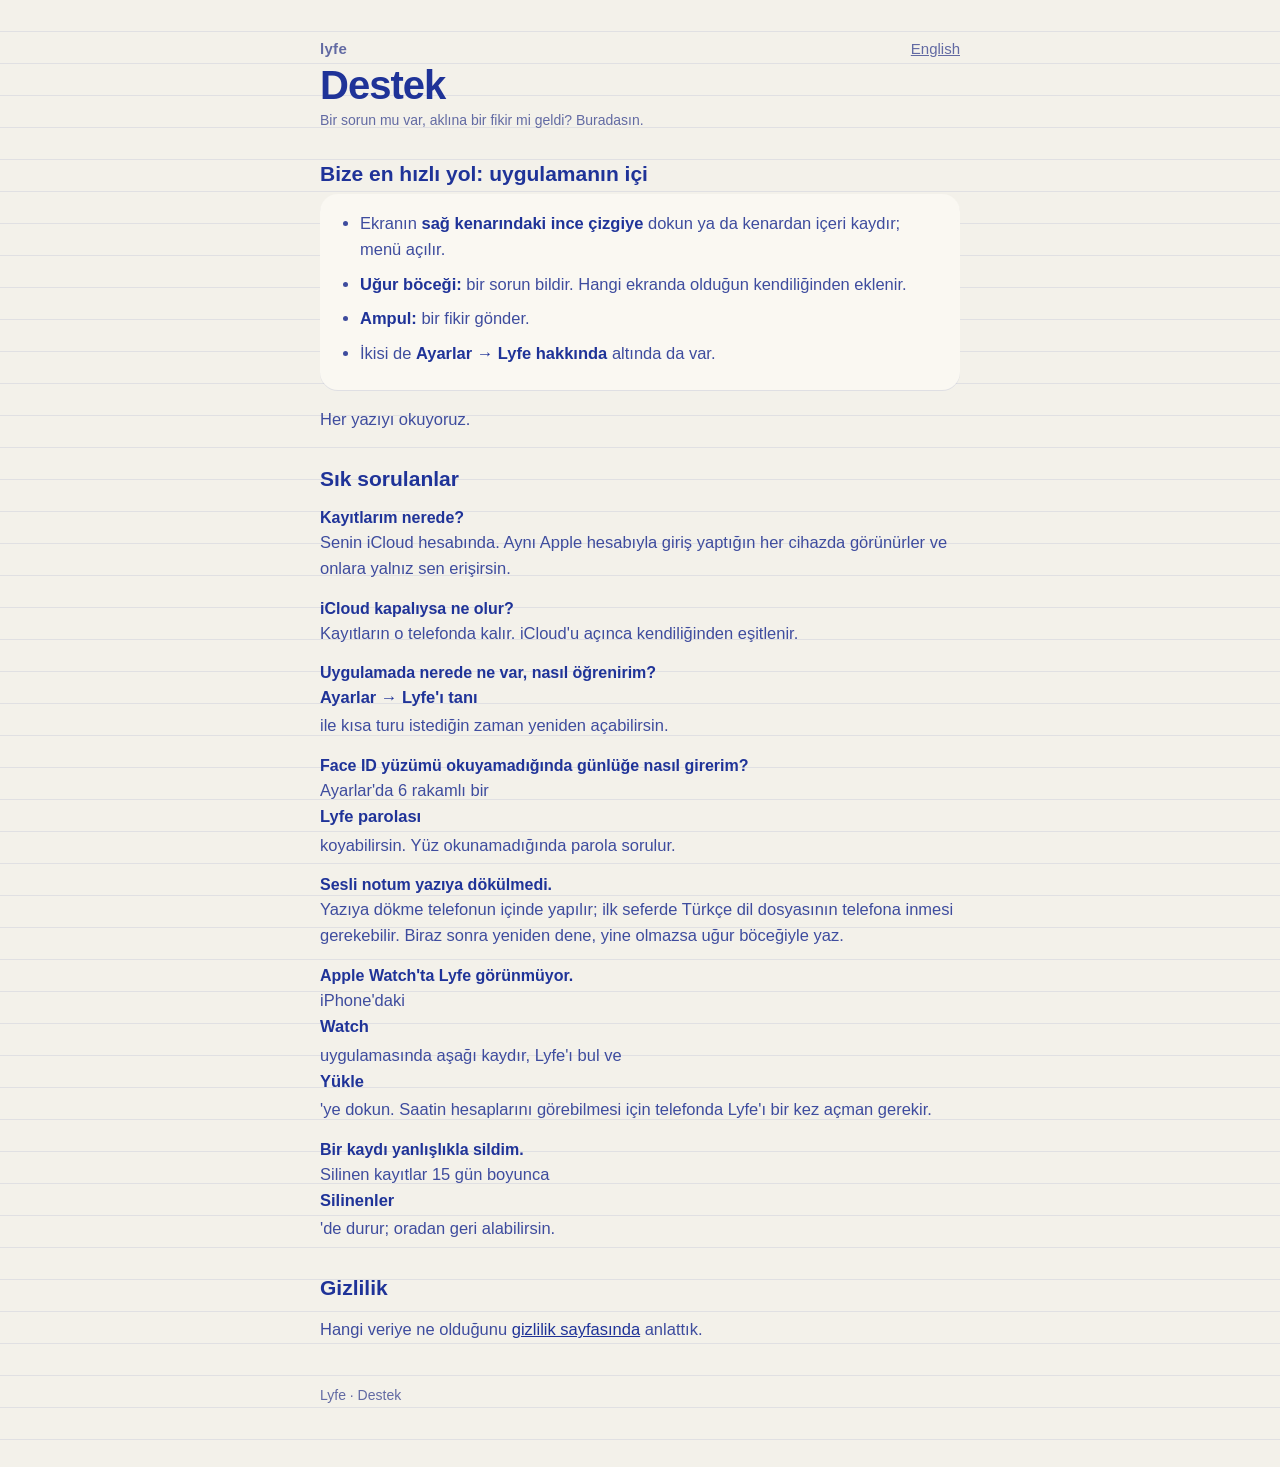
<file: destek/index.html>
<!doctype html>
<html lang="tr">
<head>
<meta charset="utf-8">
<meta name="viewport" content="width=device-width,initial-scale=1,viewport-fit=cover">
<title>Lyfe · Destek</title>
<meta name="description" content="Lyfe için yardım ve sık sorulanlar.">
<link rel="stylesheet" href="../style.css">
</head>
<body>
<main>
<nav><a class="mark" href="../">lyfe</a><a class="lang" href="../en/support/" lang="en">English</a></nav>
<h1>Destek</h1>
<div class="date">Bir sorun mu var, aklına bir fikir mi geldi? Buradasın.</div>

<h2>Bize en hızlı yol: uygulamanın içi</h2>
<div class="lead"><ul>
<li>Ekranın <b>sağ kenarındaki ince çizgiye</b> dokun ya da kenardan içeri kaydır; menü açılır.</li>
<li><b>Uğur böceği:</b> bir sorun bildir. Hangi ekranda olduğun kendiliğinden eklenir.</li>
<li><b>Ampul:</b> bir fikir gönder.</li>
<li>İkisi de <b>Ayarlar → Lyfe hakkında</b> altında da var.</li>
</ul></div>
<p>Her yazıyı okuyoruz.</p>

<h2>Sık sorulanlar</h2>
<div class="q"><b>Kayıtlarım nerede?</b><p>Senin iCloud hesabında. Aynı Apple hesabıyla giriş yaptığın her cihazda görünürler ve onlara yalnız sen erişirsin.</p></div>
<div class="q"><b>iCloud kapalıysa ne olur?</b><p>Kayıtların o telefonda kalır. iCloud'u açınca kendiliğinden eşitlenir.</p></div>
<div class="q"><b>Uygulamada nerede ne var, nasıl öğrenirim?</b><p><b>Ayarlar → Lyfe'ı tanı</b> ile kısa turu istediğin zaman yeniden açabilirsin.</p></div>
<div class="q"><b>Face ID yüzümü okuyamadığında günlüğe nasıl girerim?</b><p>Ayarlar'da 6 rakamlı bir <b>Lyfe parolası</b> koyabilirsin. Yüz okunamadığında parola sorulur.</p></div>
<div class="q"><b>Sesli notum yazıya dökülmedi.</b><p>Yazıya dökme telefonun içinde yapılır; ilk seferde Türkçe dil dosyasının telefona inmesi gerekebilir. Biraz sonra yeniden dene, yine olmazsa uğur böceğiyle yaz.</p></div>
<div class="q"><b>Apple Watch'ta Lyfe görünmüyor.</b><p>iPhone'daki <b>Watch</b> uygulamasında aşağı kaydır, Lyfe'ı bul ve <b>Yükle</b>'ye dokun. Saatin hesaplarını görebilmesi için telefonda Lyfe'ı bir kez açman gerekir.</p></div>
<div class="q"><b>Bir kaydı yanlışlıkla sildim.</b><p>Silinen kayıtlar 15 gün boyunca <b>Silinenler</b>'de durur; oradan geri alabilirsin.</p></div>

<h2>Gizlilik</h2>
<p>Hangi veriye ne olduğunu <a href="../gizlilik/">gizlilik sayfasında</a> anlattık.</p>
<footer>Lyfe · Destek</footer>
</main>
</body>
</html>
</file>
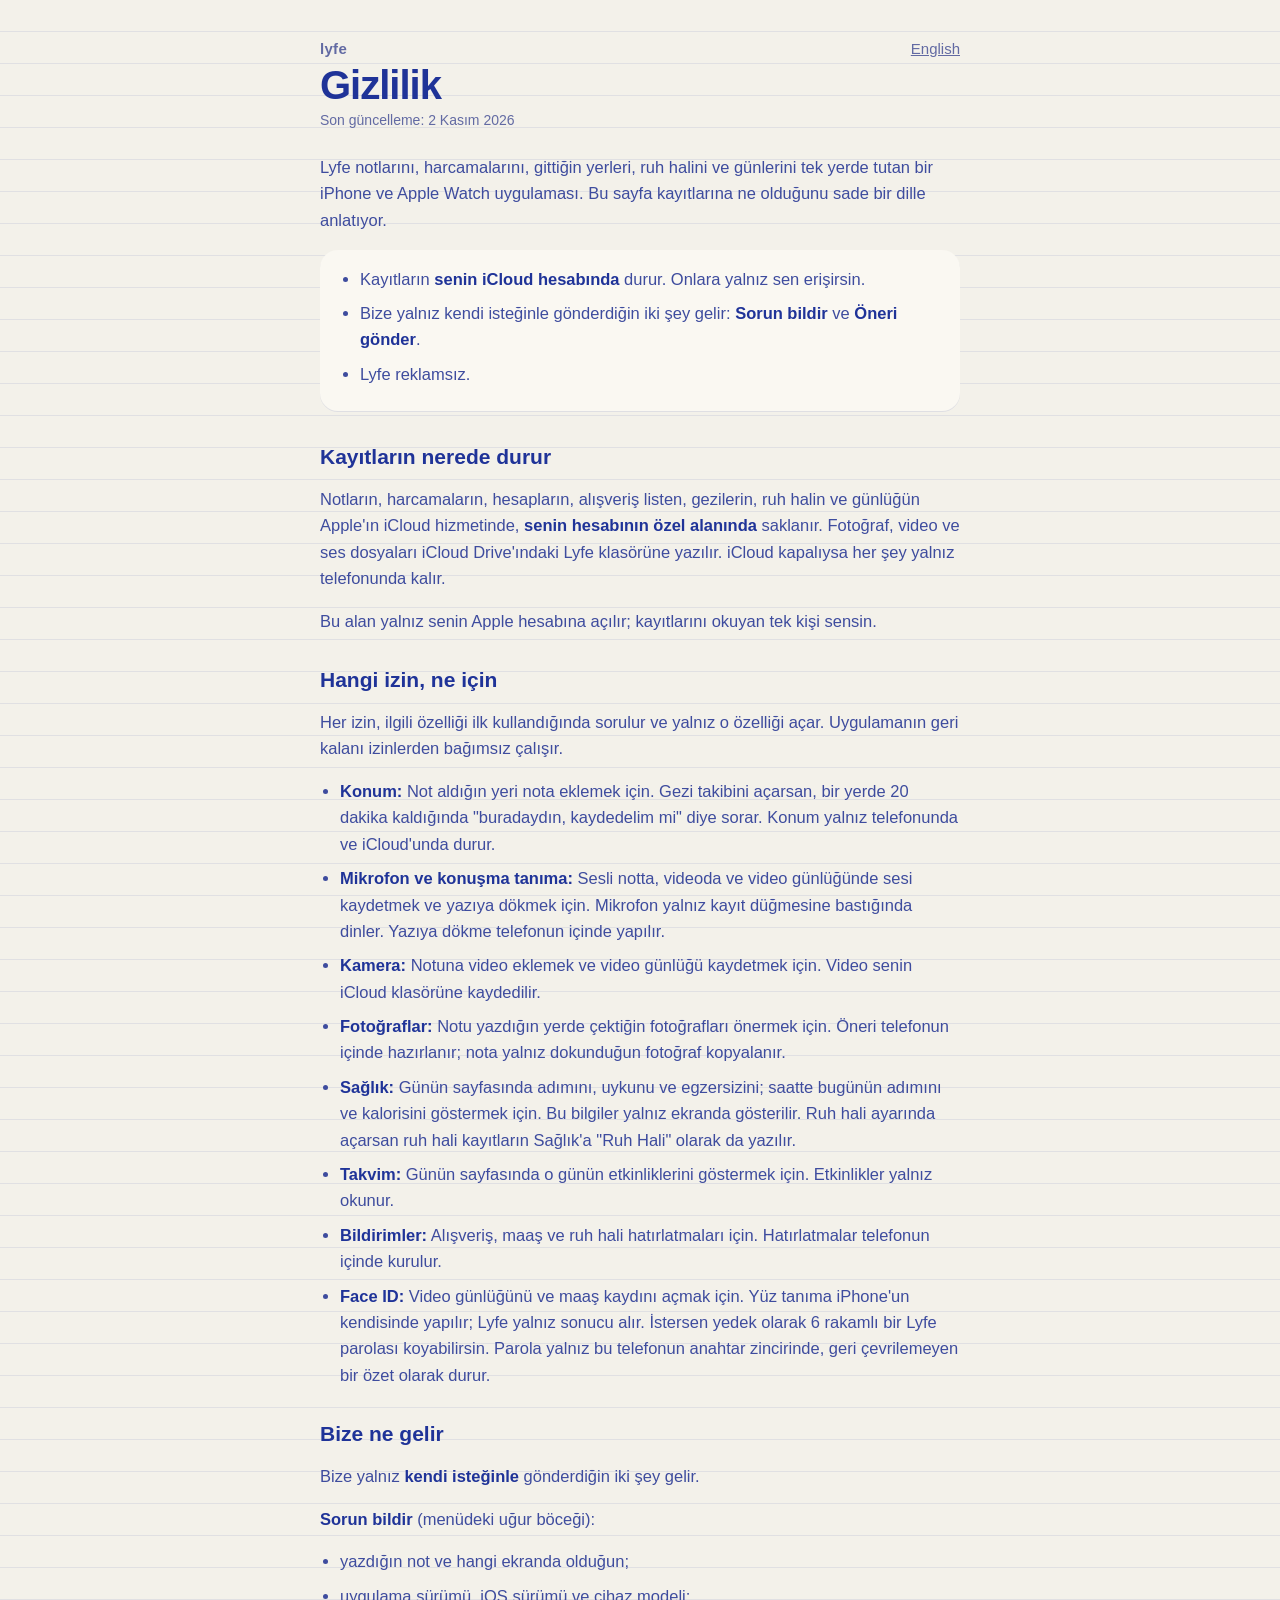
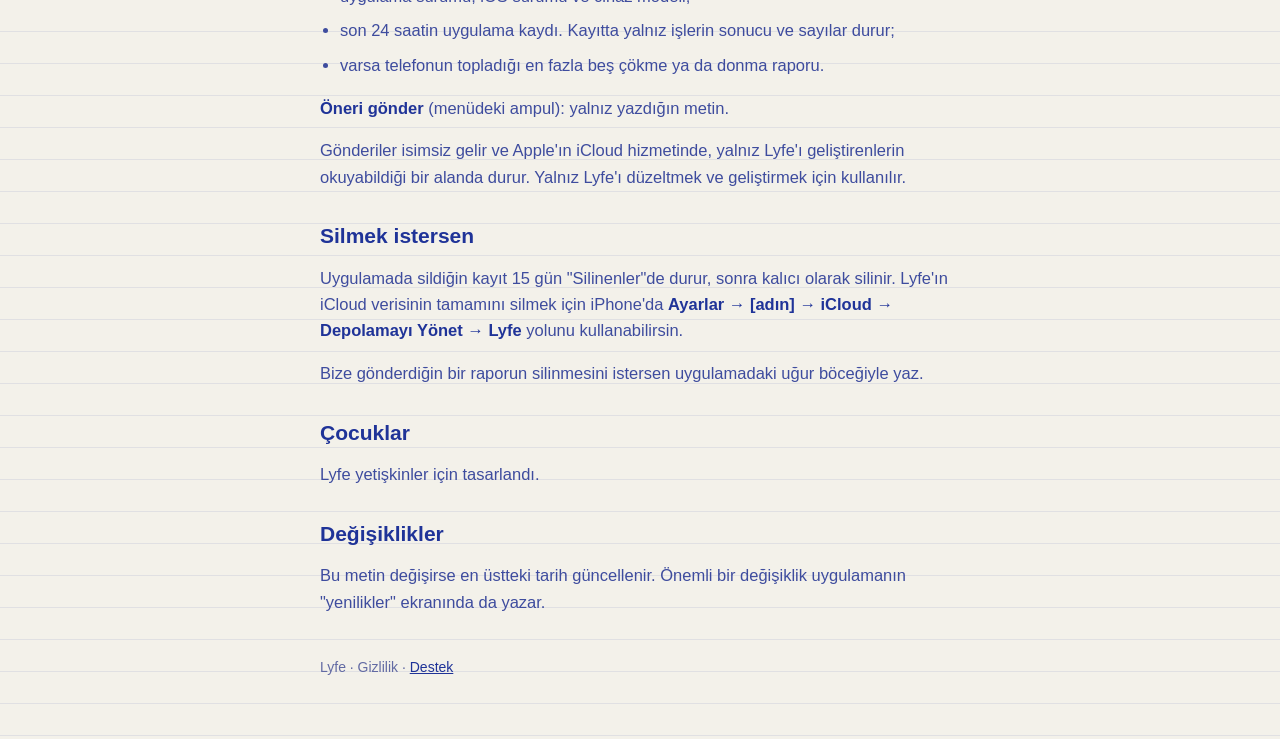
<file: gizlilik/index.html>
<!doctype html>
<html lang="tr">
<head>
<meta charset="utf-8">
<meta name="viewport" content="width=device-width,initial-scale=1,viewport-fit=cover">
<title>Lyfe · Gizlilik</title>
<meta name="description" content="Lyfe'ın kayıtlarına ne olduğu, sade bir dille.">
<link rel="stylesheet" href="../style.css">
</head>
<body>
<main>
<nav><a class="mark" href="../">lyfe</a><a class="lang" href="../en/privacy/" lang="en">English</a></nav>
<h1>Gizlilik</h1>
<div class="date">Son güncelleme: 2 Kasım 2026</div>
<p>Lyfe notlarını, harcamalarını, gittiğin yerleri, ruh halini ve günlerini tek yerde tutan bir iPhone ve Apple Watch uygulaması. Bu sayfa kayıtlarına ne olduğunu sade bir dille anlatıyor.</p>
<div class="lead"><ul>
<li>Kayıtların <b>senin iCloud hesabında</b> durur. Onlara yalnız sen erişirsin.</li>
<li>Bize yalnız kendi isteğinle gönderdiğin iki şey gelir: <b>Sorun bildir</b> ve <b>Öneri gönder</b>.</li>
<li>Lyfe reklamsız.</li>
</ul></div>

<h2>Kayıtların nerede durur</h2>
<p>Notların, harcamaların, hesapların, alışveriş listen, gezilerin, ruh halin ve günlüğün Apple'ın iCloud hizmetinde, <b>senin hesabının özel alanında</b> saklanır. Fotoğraf, video ve ses dosyaları iCloud Drive'ındaki Lyfe klasörüne yazılır. iCloud kapalıysa her şey yalnız telefonunda kalır.</p>
<p>Bu alan yalnız senin Apple hesabına açılır; kayıtlarını okuyan tek kişi sensin.</p>

<h2>Hangi izin, ne için</h2>
<p>Her izin, ilgili özelliği ilk kullandığında sorulur ve yalnız o özelliği açar. Uygulamanın geri kalanı izinlerden bağımsız çalışır.</p>
<ul>
<li><b>Konum:</b> Not aldığın yeri nota eklemek için. Gezi takibini açarsan, bir yerde 20 dakika kaldığında "buradaydın, kaydedelim mi" diye sorar. Konum yalnız telefonunda ve iCloud'unda durur.</li>
<li><b>Mikrofon ve konuşma tanıma:</b> Sesli notta, videoda ve video günlüğünde sesi kaydetmek ve yazıya dökmek için. Mikrofon yalnız kayıt düğmesine bastığında dinler. Yazıya dökme telefonun içinde yapılır.</li>
<li><b>Kamera:</b> Notuna video eklemek ve video günlüğü kaydetmek için. Video senin iCloud klasörüne kaydedilir.</li>
<li><b>Fotoğraflar:</b> Notu yazdığın yerde çektiğin fotoğrafları önermek için. Öneri telefonun içinde hazırlanır; nota yalnız dokunduğun fotoğraf kopyalanır.</li>
<li><b>Sağlık:</b> Günün sayfasında adımını, uykunu ve egzersizini; saatte bugünün adımını ve kalorisini göstermek için. Bu bilgiler yalnız ekranda gösterilir. Ruh hali ayarında açarsan ruh hali kayıtların Sağlık'a "Ruh Hali" olarak da yazılır.</li>
<li><b>Takvim:</b> Günün sayfasında o günün etkinliklerini göstermek için. Etkinlikler yalnız okunur.</li>
<li><b>Bildirimler:</b> Alışveriş, maaş ve ruh hali hatırlatmaları için. Hatırlatmalar telefonun içinde kurulur.</li>
<li><b>Face ID:</b> Video günlüğünü ve maaş kaydını açmak için. Yüz tanıma iPhone'un kendisinde yapılır; Lyfe yalnız sonucu alır. İstersen yedek olarak 6 rakamlı bir Lyfe parolası koyabilirsin. Parola yalnız bu telefonun anahtar zincirinde, geri çevrilemeyen bir özet olarak durur.</li>
</ul>

<h2>Bize ne gelir</h2>
<p>Bize yalnız <b>kendi isteğinle</b> gönderdiğin iki şey gelir.</p>
<p><b>Sorun bildir</b> (menüdeki uğur böceği):</p>
<ul>
<li>yazdığın not ve hangi ekranda olduğun;</li>
<li>uygulama sürümü, iOS sürümü ve cihaz modeli;</li>
<li>son 24 saatin uygulama kaydı. Kayıtta yalnız işlerin sonucu ve sayılar durur;</li>
<li>varsa telefonun topladığı en fazla beş çökme ya da donma raporu.</li>
</ul>
<p><b>Öneri gönder</b> (menüdeki ampul): yalnız yazdığın metin.</p>
<p>Gönderiler isimsiz gelir ve Apple'ın iCloud hizmetinde, yalnız Lyfe'ı geliştirenlerin okuyabildiği bir alanda durur. Yalnız Lyfe'ı düzeltmek ve geliştirmek için kullanılır.</p>

<h2>Silmek istersen</h2>
<p>Uygulamada sildiğin kayıt 15 gün "Silinenler"de durur, sonra kalıcı olarak silinir. Lyfe'ın iCloud verisinin tamamını silmek için iPhone'da <b>Ayarlar → [adın] → iCloud → Depolamayı Yönet → Lyfe</b> yolunu kullanabilirsin.</p>
<p>Bize gönderdiğin bir raporun silinmesini istersen uygulamadaki uğur böceğiyle yaz.</p>

<h2>Çocuklar</h2>
<p>Lyfe yetişkinler için tasarlandı.</p>

<h2>Değişiklikler</h2>
<p>Bu metin değişirse en üstteki tarih güncellenir. Önemli bir değişiklik uygulamanın "yenilikler" ekranında da yazar.</p>
<footer>Lyfe · Gizlilik · <a href="../destek/">Destek</a></footer>
</main>
</body>
</html>
</file>
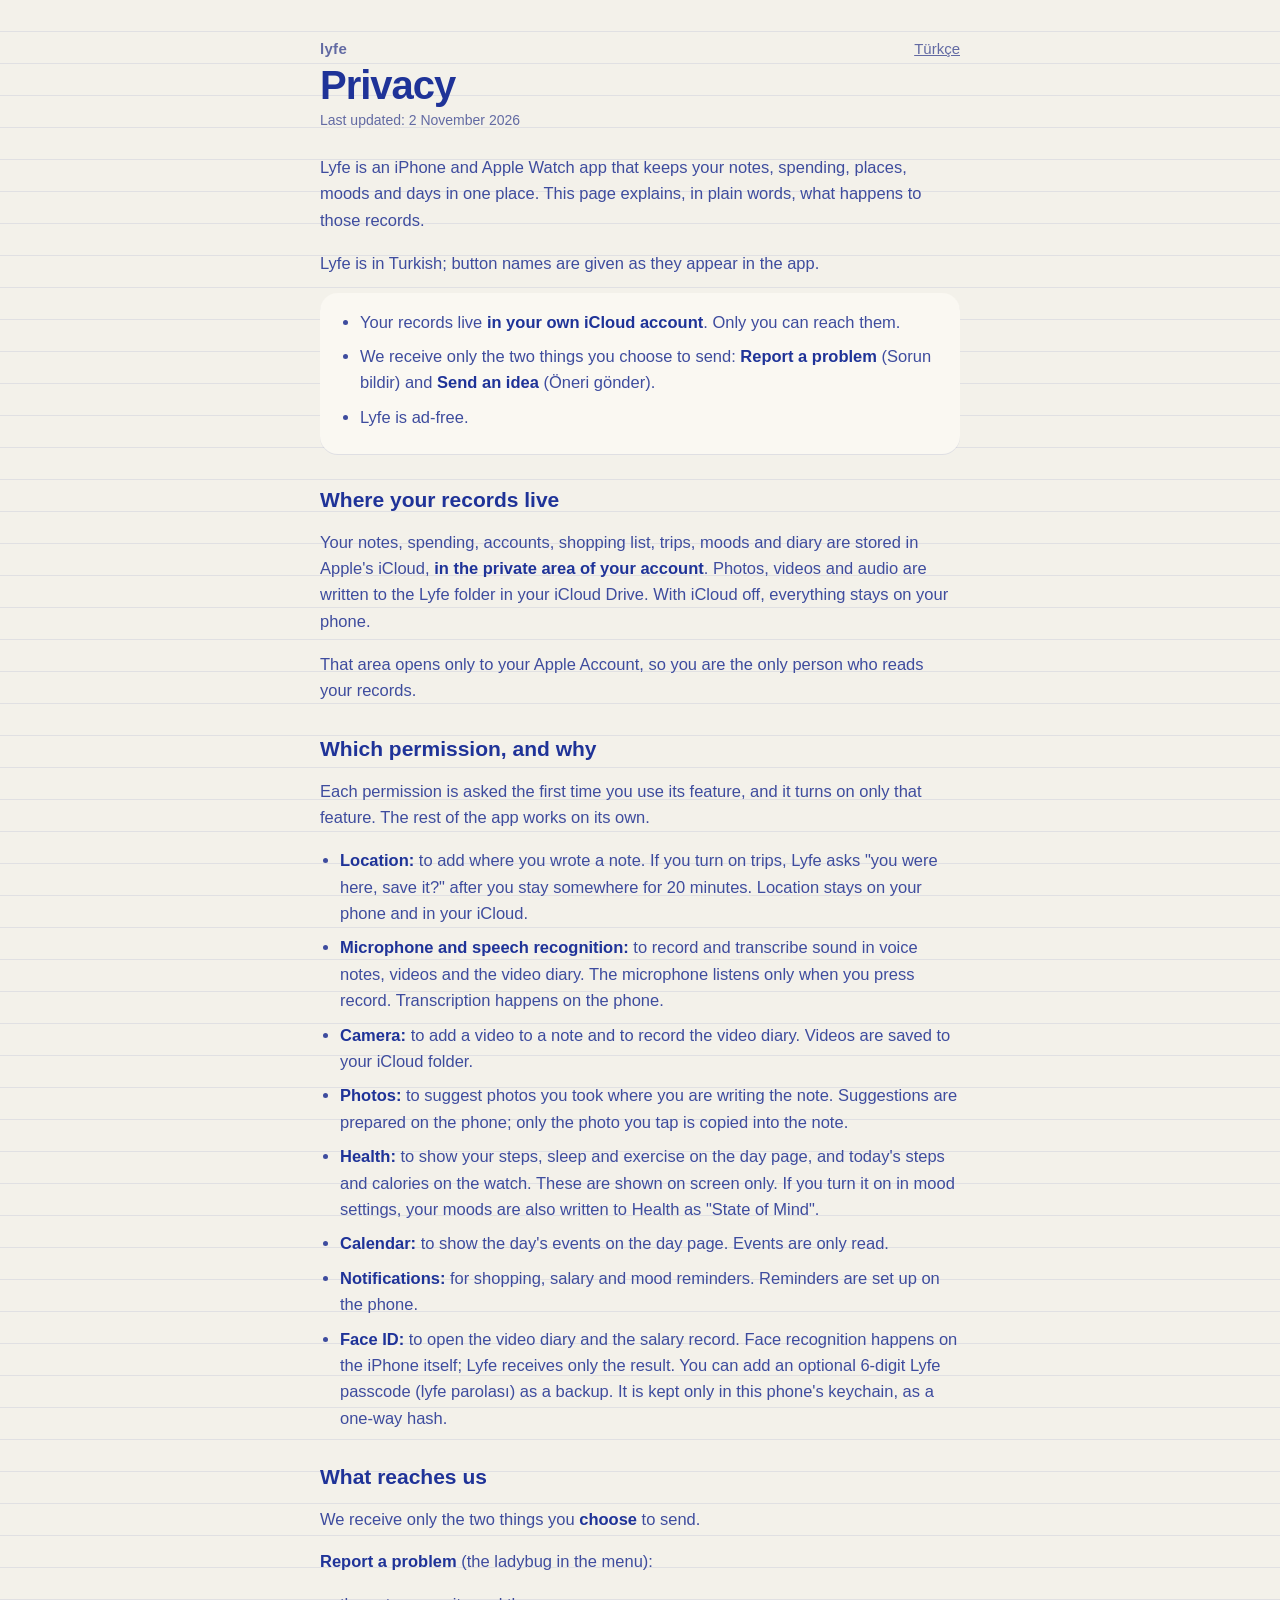
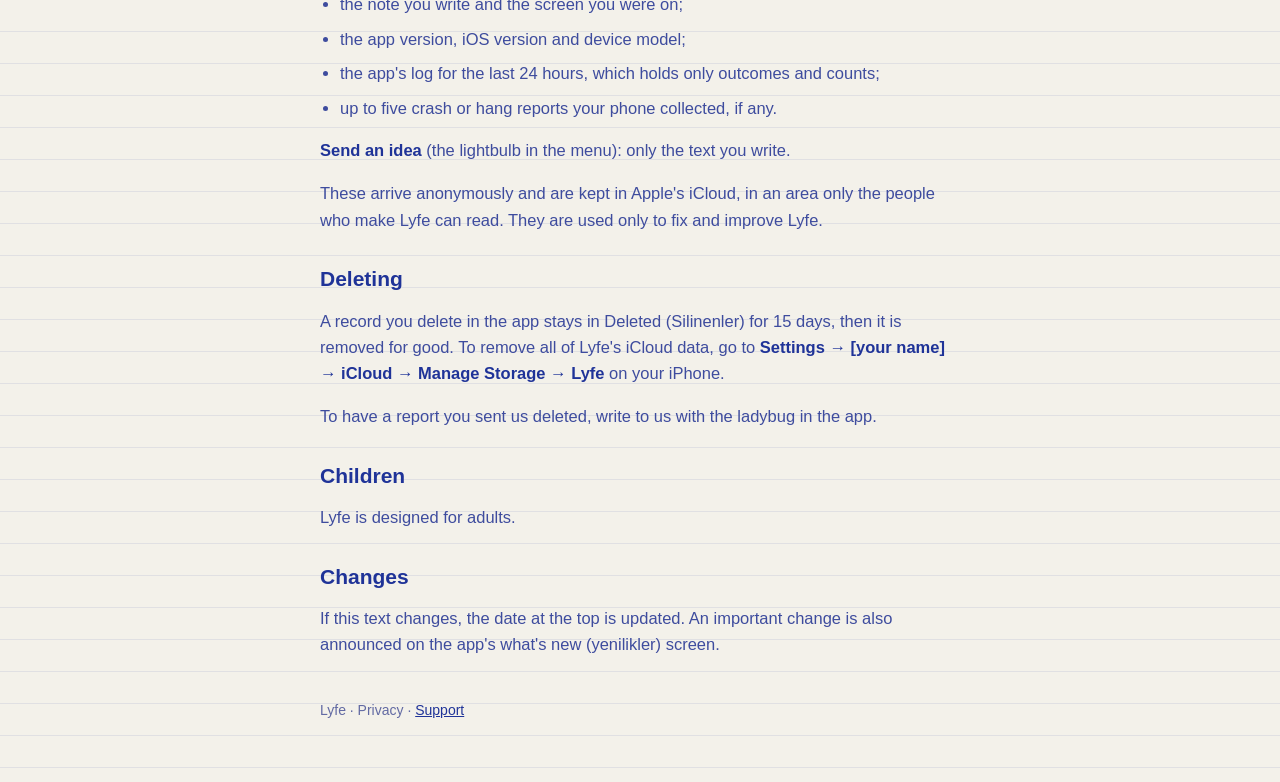
<file: en/privacy/index.html>
<!doctype html>
<html lang="en">
<head>
<meta charset="utf-8">
<meta name="viewport" content="width=device-width,initial-scale=1,viewport-fit=cover">
<title>Lyfe · Privacy</title>
<meta name="description" content="What happens to your Lyfe records, in plain words.">
<link rel="stylesheet" href="../../style.css">
</head>
<body>
<main>
<nav><a class="mark" href="../../">lyfe</a><a class="lang" href="../../gizlilik/" lang="tr">Türkçe</a></nav>
<h1>Privacy</h1>
<div class="date">Last updated: 2 November 2026</div>
<p>Lyfe is an iPhone and Apple Watch app that keeps your notes, spending, places, moods and days in one place. This page explains, in plain words, what happens to those records.</p>
<p>Lyfe is in Turkish; button names are given as they appear in the app.</p>
<div class="lead"><ul>
<li>Your records live <b>in your own iCloud account</b>. Only you can reach them.</li>
<li>We receive only the two things you choose to send: <b>Report a problem</b> (Sorun bildir) and <b>Send an idea</b> (Öneri gönder).</li>
<li>Lyfe is ad-free.</li>
</ul></div>

<h2>Where your records live</h2>
<p>Your notes, spending, accounts, shopping list, trips, moods and diary are stored in Apple's iCloud, <b>in the private area of your account</b>. Photos, videos and audio are written to the Lyfe folder in your iCloud Drive. With iCloud off, everything stays on your phone.</p>
<p>That area opens only to your Apple Account, so you are the only person who reads your records.</p>

<h2>Which permission, and why</h2>
<p>Each permission is asked the first time you use its feature, and it turns on only that feature. The rest of the app works on its own.</p>
<ul>
<li><b>Location:</b> to add where you wrote a note. If you turn on trips, Lyfe asks "you were here, save it?" after you stay somewhere for 20 minutes. Location stays on your phone and in your iCloud.</li>
<li><b>Microphone and speech recognition:</b> to record and transcribe sound in voice notes, videos and the video diary. The microphone listens only when you press record. Transcription happens on the phone.</li>
<li><b>Camera:</b> to add a video to a note and to record the video diary. Videos are saved to your iCloud folder.</li>
<li><b>Photos:</b> to suggest photos you took where you are writing the note. Suggestions are prepared on the phone; only the photo you tap is copied into the note.</li>
<li><b>Health:</b> to show your steps, sleep and exercise on the day page, and today's steps and calories on the watch. These are shown on screen only. If you turn it on in mood settings, your moods are also written to Health as "State of Mind".</li>
<li><b>Calendar:</b> to show the day's events on the day page. Events are only read.</li>
<li><b>Notifications:</b> for shopping, salary and mood reminders. Reminders are set up on the phone.</li>
<li><b>Face ID:</b> to open the video diary and the salary record. Face recognition happens on the iPhone itself; Lyfe receives only the result. You can add an optional 6-digit Lyfe passcode (lyfe parolası) as a backup. It is kept only in this phone's keychain, as a one-way hash.</li>
</ul>

<h2>What reaches us</h2>
<p>We receive only the two things you <b>choose</b> to send.</p>
<p><b>Report a problem</b> (the ladybug in the menu):</p>
<ul>
<li>the note you write and the screen you were on;</li>
<li>the app version, iOS version and device model;</li>
<li>the app's log for the last 24 hours, which holds only outcomes and counts;</li>
<li>up to five crash or hang reports your phone collected, if any.</li>
</ul>
<p><b>Send an idea</b> (the lightbulb in the menu): only the text you write.</p>
<p>These arrive anonymously and are kept in Apple's iCloud, in an area only the people who make Lyfe can read. They are used only to fix and improve Lyfe.</p>

<h2>Deleting</h2>
<p>A record you delete in the app stays in Deleted (Silinenler) for 15 days, then it is removed for good. To remove all of Lyfe's iCloud data, go to <b>Settings → [your name] → iCloud → Manage Storage → Lyfe</b> on your iPhone.</p>
<p>To have a report you sent us deleted, write to us with the ladybug in the app.</p>

<h2>Children</h2>
<p>Lyfe is designed for adults.</p>

<h2>Changes</h2>
<p>If this text changes, the date at the top is updated. An important change is also announced on the app's what's new (yenilikler) screen.</p>
<footer>Lyfe · Privacy · <a href="../support/">Support</a></footer>
</main>
</body>
</html>
</file>
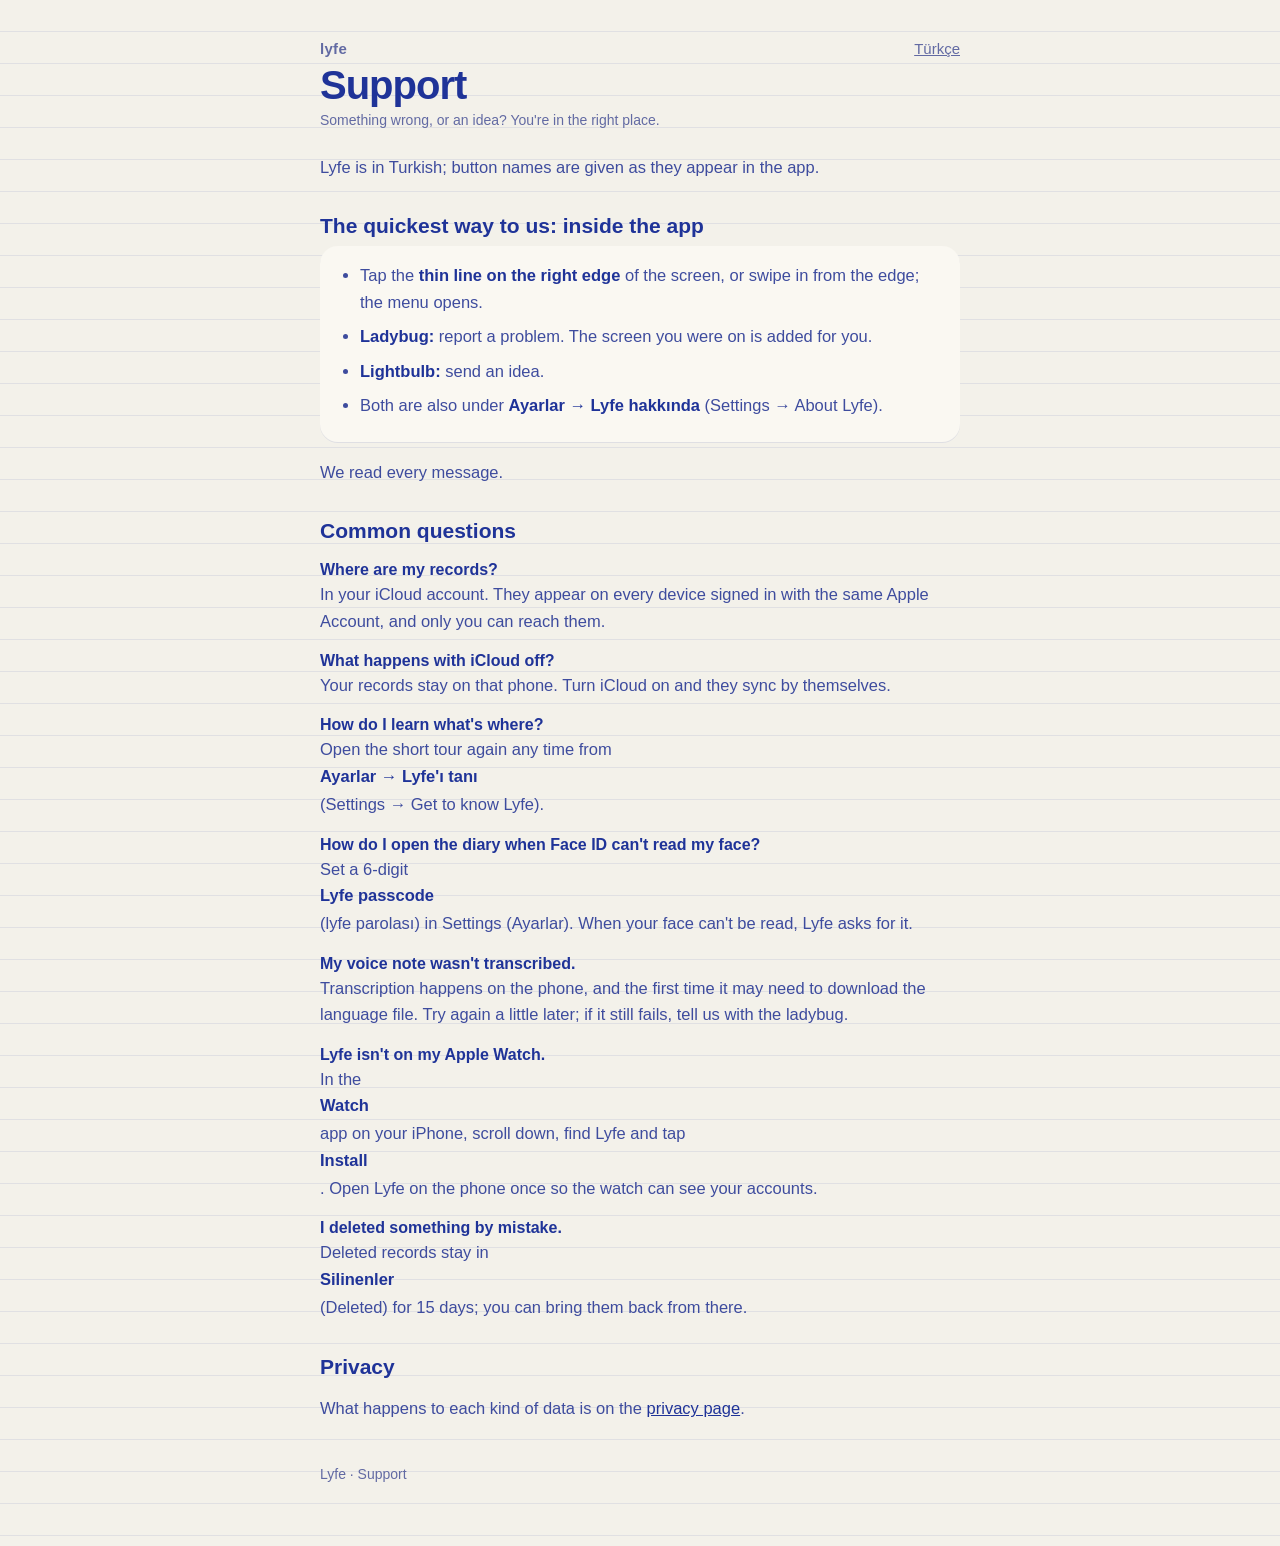
<file: en/support/index.html>
<!doctype html>
<html lang="en">
<head>
<meta charset="utf-8">
<meta name="viewport" content="width=device-width,initial-scale=1,viewport-fit=cover">
<title>Lyfe · Support</title>
<meta name="description" content="Help and common questions for Lyfe.">
<link rel="stylesheet" href="../../style.css">
</head>
<body>
<main>
<nav><a class="mark" href="../../">lyfe</a><a class="lang" href="../../destek/" lang="tr">Türkçe</a></nav>
<h1>Support</h1>
<div class="date">Something wrong, or an idea? You're in the right place.</div>

<p>Lyfe is in Turkish; button names are given as they appear in the app.</p>
<h2>The quickest way to us: inside the app</h2>
<div class="lead"><ul>
<li>Tap the <b>thin line on the right edge</b> of the screen, or swipe in from the edge; the menu opens.</li>
<li><b>Ladybug:</b> report a problem. The screen you were on is added for you.</li>
<li><b>Lightbulb:</b> send an idea.</li>
<li>Both are also under <b>Ayarlar → Lyfe hakkında</b> (Settings → About Lyfe).</li>
</ul></div>
<p>We read every message.</p>

<h2>Common questions</h2>
<div class="q"><b>Where are my records?</b><p>In your iCloud account. They appear on every device signed in with the same Apple Account, and only you can reach them.</p></div>
<div class="q"><b>What happens with iCloud off?</b><p>Your records stay on that phone. Turn iCloud on and they sync by themselves.</p></div>
<div class="q"><b>How do I learn what's where?</b><p>Open the short tour again any time from <b>Ayarlar → Lyfe'ı tanı</b> (Settings → Get to know Lyfe).</p></div>
<div class="q"><b>How do I open the diary when Face ID can't read my face?</b><p>Set a 6-digit <b>Lyfe passcode</b> (lyfe parolası) in Settings (Ayarlar). When your face can't be read, Lyfe asks for it.</p></div>
<div class="q"><b>My voice note wasn't transcribed.</b><p>Transcription happens on the phone, and the first time it may need to download the language file. Try again a little later; if it still fails, tell us with the ladybug.</p></div>
<div class="q"><b>Lyfe isn't on my Apple Watch.</b><p>In the <b>Watch</b> app on your iPhone, scroll down, find Lyfe and tap <b>Install</b>. Open Lyfe on the phone once so the watch can see your accounts.</p></div>
<div class="q"><b>I deleted something by mistake.</b><p>Deleted records stay in <b>Silinenler</b> (Deleted) for 15 days; you can bring them back from there.</p></div>

<h2>Privacy</h2>
<p>What happens to each kind of data is on the <a href="../privacy/">privacy page</a>.</p>
<footer>Lyfe · Support</footer>
</main>
</body>
</html>
</file>
<file: style.css>
/* Lyfe's ballpoint look: blue ink on paper, a dark sheet at night. */
:root { --paper:#F3F1EA; --card:#FAF8F2; --ink:#1F3398; --soft:#3E4C9E; --faint:#626AA3; --rule:rgba(31,51,152,.09); color-scheme: light dark }
@media (prefers-color-scheme: dark) {
  :root { --paper:#111214; --card:#1B1C1F; --ink:#F2F2F2; --soft:#C9CBD1; --faint:#8E929B; --rule:rgba(255,255,255,.06) }
}
* { box-sizing: border-box }
html { -webkit-text-size-adjust: 100% }
body { margin: 0; background: var(--paper); color: var(--ink);
  font-family: -apple-system, BlinkMacSystemFont, 'Helvetica Neue', sans-serif;
  padding: 40px max(16px, env(safe-area-inset-right)) 64px max(16px, env(safe-area-inset-left));
  background-image: repeating-linear-gradient(to bottom, transparent 0 31px, var(--rule) 31px 32px); }
main { max-width: 640px; margin: 0 auto }
nav { display: flex; justify-content: space-between; align-items: baseline; gap: 12px; font-size: 15px }
.mark { font-weight: 800; letter-spacing: .3px; color: var(--faint); text-decoration: none }
nav .lang { color: var(--faint) }
a { color: var(--ink) }
h1 { font-size: 40px; font-weight: 800; letter-spacing: -1px; margin: 6px 0 4px; text-wrap: balance }
.date { color: var(--faint); font-size: 14px; margin-bottom: 26px }
h2 { font-size: 21px; font-weight: 800; margin: 34px 0 8px; text-wrap: balance }
p, li { font-size: 16.5px; line-height: 1.6; color: var(--soft) }
b { color: var(--ink) }
ul { padding-left: 20px } li { margin-bottom: 8px }
.lead { background: var(--card); border-radius: 18px; padding: 16px 20px; box-shadow: 0 1px 0 var(--rule) }
.lead ul { margin: 0 }
.q { margin-top: 18px } .q b { display: block; margin-bottom: 2px } .q p { margin-top: 0 }
.links { display: grid; gap: 12px; margin-top: 24px }
.links a { display: block; background: var(--card); border-radius: 18px; padding: 16px 20px; font-size: 18px; font-weight: 700; text-decoration: none }
footer { margin-top: 44px; color: var(--faint); font-size: 14px }
</file>
